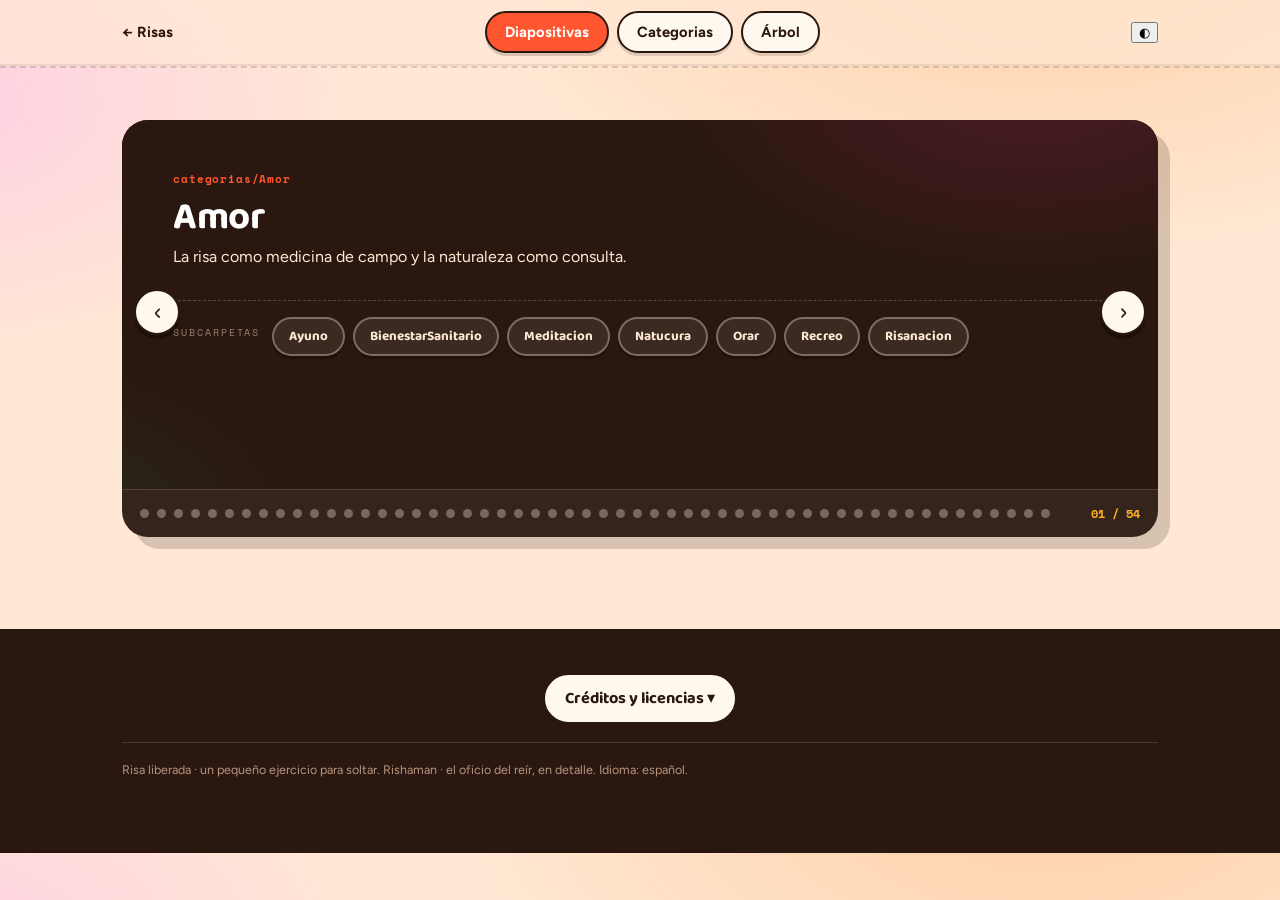
<file: rishaman/index.html>
<!DOCTYPE html>
<html lang="es">
<head>
<meta charset="utf-8">
<meta name="viewport" content="width=device-width, initial-scale=1">
<title>Rishaman · Tour extendido — Risa liberada</title>
<meta name="description" content="Rishaman, tour extendido: tres vistas del mismo árbol de categorias/ — una diapositiva por cada carpeta, navegación por categorías con parallax y el mapa general con la estructura de carpetas y subcarpetas.">
<link rel="icon" type="image/svg+xml" href="https://pub-e3cbc6c5f1c945358670af27745479f1.r2.dev/risa/media/logos/15-guino.svg">
<link rel="preconnect" href="https://fonts.googleapis.com">
<link rel="preconnect" href="https://fonts.gstatic.com" crossorigin>
<link href="https://fonts.googleapis.com/css2?family=Baloo+2:wght@500;600;700;800&family=Figtree:ital,wght@0,400;0,500;0,600;1,400&family=Space+Mono:wght@400;700&display=swap" rel="stylesheet">
<link rel="stylesheet" href="https://flove.org/apps/appy/flove.css">
<style>
/* ============ TOKENS ============ */
:root{
  --ink:#2a1810;
  --ink-soft:#000;
  --base:#ffe8d4;
  --base-2:#ffdcc0;
  --cream:#fff8ee;
  --persimmon:#ff5630;
  --marigold:#ffb020;
  --magenta:#f5288e;
  --grape:#5b2fa0;
  --mint:#12b28a;
  --shadow:rgba(58,26,10,.16);
  --r:22px;
  --maxw:1080px;
  --disp:'Baloo 2', system-ui, sans-serif;
  --body:'Figtree', system-ui, sans-serif;
  --mono:'Space Mono', ui-monospace, monospace;
}
:root.dark{
  --ink:#000;
  --ink-soft:#000;
  --shadow:rgba(58,26,10,.16);
}
*{box-sizing:border-box}
html{scroll-behavior:smooth}
body{
  margin:0; font-family:var(--body); color:var(--ink);
  background:var(--base);
  background-image:
    radial-gradient(1100px 600px at 82% -8%, #ffd0a6 0%, transparent 55%),
    radial-gradient(900px 520px at -6% 12%, #ffcfe4 0%, transparent 50%);
  line-height:1.55; overflow-x:hidden;
}
h1,h2,h3,h4{font-family:var(--disp); line-height:1.02; margin:0; letter-spacing:-.01em}
a{color:inherit}
img{max-width:100%; display:block}
.wrap{max-width:var(--maxw); margin:0 auto; padding:0 22px}
.eyebrow{font-family:var(--mono); font-size:.72rem; letter-spacing:.28em; text-transform:uppercase; color:var(--persimmon); font-weight:700}
:focus-visible{outline:3px solid var(--grape); outline-offset:3px; border-radius:8px}

/* ============ TOPBAR (igual que risa) ============ */
.topbar{position:sticky; top:0; z-index:40; backdrop-filter:blur(9px);
  background:rgba(255,232,212,.72); border-bottom:2px solid rgba(42,24,16,.08)}
.topbar .wrap{display:flex; align-items:center; gap:14px; height:64px}
.back{display:inline-flex; align-items:center; gap:6px; text-decoration:none; font-weight:700; font-size:.92rem;
  color:var(--ink); transition:color .12s}
.back:hover{color:var(--persimmon)}
.navlinks{display:flex; gap:8px; align-items:center; margin:0 auto}
@media(max-width:720px){
  .topbar .wrap{gap:8px; height:60px}
  .navlinks{gap:5px}
}
@media(max-width:520px){
  .topbar .wrap{gap:6px; padding:0 12px}
  .navlinks{gap:4px}
}

/* ============ SECCIÓN ============ */
.content-section{padding:52px 0; border-top:2px dashed rgba(42,24,16,.16)}
.section-head{max-width:64ch; margin-bottom:30px}
.section-head h2{font-size:clamp(1.7rem,4.5vw,2.6rem); margin:8px 0 10px}
.section-head p{color:var(--ink-soft); font-size:1.05rem; margin:0}

/* ============ TABS (CSS-only) ============ */
.tab-ctl{position:absolute; opacity:0; width:1px; height:1px; margin:0}
.tab-btn{display:inline-flex; align-items:center; font-family:var(--body); font-weight:700; font-size:.92rem; cursor:pointer; user-select:none;
  color:var(--ink); background:var(--cream); border:2px solid var(--ink); border-radius:999px; padding:8px 18px;
  box-shadow:0 3px 0 rgba(42,24,16,.14); transition:transform .12s, background .15s}
.tab-btn:hover{transform:translateY(-1px); color:var(--persimmon)}
body:has(#tab-full:checked) .navlinks .tab-btn[for="tab-full"],
body:has(#tab-cats:checked) .navlinks .tab-btn[for="tab-cats"],
body:has(#tab-map:checked) .navlinks .tab-btn[for="tab-map"]{background:var(--persimmon); color:#fff; box-shadow:0 3px 0 rgba(42,24,16,.18)}
body:has(#tab-full:focus-visible) .navlinks .tab-btn[for="tab-full"],
body:has(#tab-cats:focus-visible) .navlinks .tab-btn[for="tab-cats"],
body:has(#tab-map:focus-visible) .navlinks .tab-btn[for="tab-map"]{outline:3px solid var(--grape); outline-offset:3px}
.tab-panel{display:none}
#tab-full:checked ~ #panel-full{display:block}
#tab-cats:checked ~ #panel-cats{display:block}
#tab-map:checked ~ #panel-map{display:block}
.panel-note{font-size:.9rem; color:var(--ink-soft); margin:0 0 16px}
@media(max-width:720px){
  .tab-btn{padding:7px 13px; font-size:.8rem}
}
@media(max-width:520px){
  .tab-btn{padding:6px 9px; font-size:.7rem}
}

/* ============ SLIDER GENERAL · Full slides ============ */
.tour{background:var(--ink); border-radius:26px; overflow:hidden;
  box-shadow:12px 12px 0 rgba(42,24,16,.18); position:relative}
.tour-track{display:flex; transition:transform .5s cubic-bezier(.4,0,.2,1); will-change:transform}
.tour-track:focus-visible{outline:3px solid var(--marigold); outline-offset:-3px}
.tslide{min-width:100%; padding:clamp(26px,4vw,52px); display:flex; flex-direction:column;
  background:
    radial-gradient(600px 320px at 88% -10%, rgba(245,40,142,.16) 0%, transparent 60%),
    radial-gradient(500px 300px at -10% 110%, rgba(18,178,138,.12) 0%, transparent 55%),
    var(--ink); color:#ffe8d4}
.slide-head{margin-bottom:8px}
.tslide .spath{font-family:var(--mono); font-size:.66rem; letter-spacing:.08em; color:#ff5630; font-weight:700;
  margin:0 0 10px; overflow:hidden; text-overflow:ellipsis; white-space:nowrap}
.tslide h3{color:#fff; font-size:clamp(1.5rem,4vw,2.4rem); margin-bottom:8px}
.tslide .ttext{max-width:60ch; font-size:1rem; color:#ffe8d4; margin:0}

/* subcarpetas de la carpeta en diapositiva (saltan a su slide) */
.fsubs{display:flex; align-items:flex-start; gap:12px; flex-wrap:wrap; margin-top:22px;
  padding-top:16px; border-top:1px dashed rgba(255,232,212,.22)}
.fsubs-label{font-family:var(--mono); font-size:.6rem; letter-spacing:.2em; text-transform:uppercase;
  color:rgba(255,232,212,.5); margin:8px 0 0}
.fsubs-row{display:flex; flex-wrap:wrap; gap:8px}
.fsub.chip{background:rgba(255,255,255,.08); border-color:rgba(255,232,212,.35); color:#ffe8d4;
  box-shadow:0 3px 0 rgba(0,0,0,.3)}
.fsub.chip:hover{background:var(--marigold); color:var(--ink)}

/* controles del slider general */
.t-btn{border:none; cursor:pointer; font-family:var(--disp); line-height:1; border-radius:50%;
  display:grid; place-items:center; transition:transform .12s}
.t-prev,.t-next{position:absolute; top:46%; transform:translateY(-50%); z-index:5; width:46px; height:46px;
  font-size:1.6rem; border:2.5px solid var(--ink); background:var(--cream); color:var(--ink);
  box-shadow:0 4px 0 rgba(0,0,0,.35)}
.t-prev{left:12px} .t-next{right:12px}
.t-prev:hover,.t-next:hover{transform:translateY(-50%) scale(1.1); background:var(--marigold)}
.t-prev:active,.t-next:active{transform:translateY(-50%) scale(.92)}
.tour-bar{display:flex; align-items:center; gap:14px; flex-wrap:wrap; justify-content:space-between;
  padding:14px 18px; background:rgba(255,255,255,.05); border-top:1px solid rgba(255,232,212,.14)}
.t-dots{display:flex; gap:8px; flex-wrap:wrap; justify-content:center}
.t-dots button{width:9px; height:9px; padding:0; border:none; border-radius:50%; cursor:pointer;
  background:rgba(255,232,212,.35); transition:transform .15s, background .15s}
.t-dots button[aria-current="true"]{background:var(--marigold); transform:scale(1.5)}
.t-count{font-family:var(--mono); font-size:.78rem; font-weight:700; color:var(--marigold)}

/* ============ PER CATEGORIES · parallax ============ */
.cats{position:relative; overflow:hidden; padding:clamp(44px,7vw,88px) 0; border-top:2px dashed rgba(42,24,16,.16)}
.px{position:absolute; inset:-20% 0; z-index:0; pointer-events:none; will-change:transform}
.px-num{position:absolute; top:2%; right:-2%; font-family:var(--disp); font-weight:800; font-size:clamp(7rem,22vw,16rem);
  line-height:1; color:rgba(42,24,16,.05); -webkit-text-stroke:2px rgba(42,24,16,.14)}
.px-glow{position:absolute; width:430px; height:430px; border-radius:50%; filter:blur(10px); opacity:.4;
  background:radial-gradient(circle, var(--g, #ffb020) 0%, transparent 70%)}
.glow-a{--g:#ffb020; top:-6%; left:-8%}
.glow-b{--g:#12b28a; top:12%; right:-8%}
.glow-c{--g:#f5288e; top:-4%; left:30%}
.glow-d{--g:#5b2fa0; top:0%; right:-6%}
.glow-e{--g:#ff5630; bottom:-6%; left:-6%}
.glow-f{--g:#12b28a; top:-4%; right:24%}
.glow-g{--g:#5b2fa0; bottom:-8%; right:-4%}
.cat-in{position:relative; z-index:1}
.cat-head{max-width:56ch; margin-bottom:26px}
.cat-head h2{font-size:clamp(1.9rem,5vw,3rem); margin:8px 0 6px}
.cat-head .cint{color:var(--ink-soft); font-size:1.05rem; margin:0}
.cg{display:grid; grid-template-columns:repeat(auto-fill,minmax(250px,1fr)); gap:14px}
.ccard{background:var(--cream); border:2.5px solid var(--ink); border-radius:16px; padding:14px 16px;
  display:flex; flex-direction:column; gap:4px; box-shadow:0 3px 0 rgba(42,24,16,.12)}
.ccard h4{font-size:1.05rem}
.ccard .fpath{font-family:var(--mono); font-size:.6rem; letter-spacing:.05em; color:var(--ink-soft); opacity:.55;
  margin:0; overflow:hidden; text-overflow:ellipsis; white-space:nowrap}
.cdesc{font-size:.88rem; color:var(--ink-soft); margin:6px 0 0; line-height:1.5}
.ccard .fmeta{display:flex; align-items:center; gap:8px; flex-wrap:wrap; font-family:var(--mono); font-size:.68rem; margin-top:6px}
.fslide-ref{color:var(--persimmon); font-weight:700}
.fmedia{padding:2px 9px; border-radius:999px; font-weight:700}
.ccard .fmedia.has{background:rgba(18,178,138,.16); color:#0b7d5f}
.ccard .fmedia.audio{background:rgba(255,176,32,.24); color:#8a5a00}
.ccard .fmedia.photo{background:rgba(255,86,48,.18); color:#b53a18}
.ccard .fmedia.av{background:rgba(91,47,160,.16); color:#5b2fa0}
.ccard .fmedia.none{background:rgba(42,24,16,.1); color:rgba(42,24,16,.5)}
/* mini-pasador ‹ › para grupos de 1–2 subcarpetas */
.msub{display:flex; align-items:center; gap:10px; border-top:1px dashed rgba(42,24,16,.25); padding-top:8px;
  margin-top:10px; min-width:0}
.msub-track{display:flex; overflow:hidden; flex:1 1 auto; min-width:0; transition:transform .35s ease}
.msub-item{flex:0 0 100%; font-family:var(--mono); font-size:.68rem; font-weight:700; color:var(--persimmon);
  background:none; border:none; padding:0; text-align:left; cursor:pointer; white-space:nowrap;
  overflow:hidden; text-overflow:ellipsis}
.msub-item:hover{text-decoration:underline}
.msub-nav{display:flex; align-items:center; gap:6px}
.msub-btn{width:26px; height:26px; border-radius:50%; border:2px solid var(--ink); cursor:pointer;
  font-family:var(--disp); font-size:1rem; line-height:1; background:var(--cream); color:var(--ink);
  display:grid; place-items:center; transition:transform .12s}
.msub-btn:hover{background:var(--marigold); transform:scale(1.08)}
.msub-count{font-family:var(--mono); font-size:.62rem; color:var(--ink-soft); opacity:.6}
.msub.dark{border-color:rgba(255,232,212,.22)}
.msub.dark .msub-item{color:var(--marigold)}
.msub.dark .msub-count{color:rgba(255,232,212,.65)}
.msub.dark .msub-btn{border-color:rgba(255,232,212,.35); background:rgba(255,232,212,.12); color:#ffe8d4}
.msub.dark .msub-btn:hover{background:var(--marigold); color:var(--ink)}
.tslide .msub{margin-top:22px}
/* ramas con ≥3 subcarpetas: nivel anidado, fiel al mapa */
.cnest{list-style:none; margin:10px 0 0; padding:2px 0 2px 14px; border-left:2px dashed rgba(42,24,16,.25)}
.cnest-item{margin:8px 0}
.cnest-name{font-family:var(--disp); font-weight:700; font-size:.92rem; color:var(--ink); background:none;
  border:none; padding:0; cursor:pointer}
.cnest-name:hover{color:var(--persimmon)}
.cnest-desc{font-size:.8rem; color:var(--ink-soft); margin:2px 0 0; line-height:1.45}
.cnest-meta{font-family:var(--mono); font-size:.6rem; color:var(--ink-soft); opacity:.55; margin:2px 0 0}

/* ============ WHOLE MAP · árbol de carpetas ============ */
.mtree{display:grid; gap:18px}
.mcat{border:2.5px solid var(--ink); border-radius:20px; padding:16px 20px; background:var(--cream);
  box-shadow:0 5px 0 rgba(42,24,16,.12)}
.mcat h3{margin:0 0 10px; font-size:1.1rem}
.mnode{list-style:none; margin:6px 0 0; padding:2px 0 2px 20px; border-left:2px dashed rgba(42,24,16,.28)}
.mnode li{margin:6px 0}
.mrow{display:inline-block}

/* ============ chips (comunes) ============ */
.chip{position:relative; border:2.5px solid var(--ink); border-radius:999px; background:var(--base); color:var(--ink);
  font-family:var(--disp); font-weight:700; font-size:.84rem; padding:7px 15px; cursor:pointer;
  box-shadow:0 3px 0 rgba(42,24,16,.12); transition:transform .12s}
.chip:hover{transform:translateY(-2px); color:var(--persimmon)}

/* ============ FOOTER / CRÉDITOS ============ */
footer{background:var(--ink); color:#f2c9ad; padding:44px 0 60px; margin-top:40px}
footer p, footer li{font-size:.84rem; line-height:1.7}
.credits{columns:2; column-gap:34px; list-style:none; padding:0; margin:0 0 18px; font-family:var(--mono); font-size:.72rem}
.credits a{color:var(--marigold)}
@media(max-width:560px){.credits{columns:1}}
.credits-toggle{display:block; margin:0 auto 18px; border:2.5px solid var(--ink); border-radius:999px;
  background:var(--cream); color:var(--ink); font-family:var(--disp); font-weight:700; font-size:1.02rem;
  padding:10px 20px; cursor:pointer; box-shadow:0 4px 0 rgba(42,24,16,.16); transition:transform .12s}
.credits-toggle:hover{transform:translateY(-2px); background:var(--marigold)}
.credits-toggle .arrow{display:inline-block; transition:transform .18s}
.credits-toggle[aria-expanded="true"] .arrow{transform:rotate(180deg)}
.credits-body[hidden]{display:none}
.foot-note{font-size:.78rem; opacity:.7; border-top:1px solid rgba(255,232,212,.2); padding-top:16px}

/* ============ RESPONSIVE / REDUCED MOTION ============ */
@media(max-width:760px){
  .t-prev,.t-next{width:40px; height:40px}
}
@media (prefers-reduced-motion: reduce){
  html{scroll-behavior:auto}
  .tour-track,.msub-track{transition:none}
  .t-btn,.chip,.btn,.credits-toggle,.tab-btn,.msub-btn{transition:none}
  .px{transform:none !important}
}
</style>
</head>
<body>

<!-- ============ TOPBAR (igual que risa) ============ -->
<header class="topbar">
  <div class="wrap">
    <a class="back" href="../index.html" aria-label="Volver a Risa liberada">← Risas</a>
    <nav class="navlinks" aria-label="Vistas del tour">
      <label for="tab-full" class="tab-btn">Diapositivas</label>
      <label for="tab-cats" class="tab-btn">Categorias</label>
      <label for="tab-map" class="tab-btn">Árbol</label>
    </nav>
    <button class="theme-toggle" type="button" aria-label="Toggle light/dark theme">◐</button>
  </div>
</header>

<main id="top">

  <!-- ============ TOUR EXTENDIDO · tres vistas ============ -->
  <section class="content-section" id="tour">
    <div class="wrap">
      <div class="tabs">
        <input type="radio" name="view" id="tab-full" class="tab-ctl" checked>
        <input type="radio" name="view" id="tab-cats" class="tab-ctl">
        <input type="radio" name="view" id="tab-map" class="tab-ctl">

        <!-- ================= VISTA 1 · FULL SLIDES ================= -->
        <section class="tab-panel" id="panel-full" role="tabpanel" aria-label="Diapositivas">
          <div class="tour" role="region" aria-roledescription="carrusel" aria-label="Diapositivas: una diapositiva por carpeta">
            <div class="tour-track" id="tour-track" tabindex="0">

              <!-- ===== AMOR ===== -->
              <section class="tslide" aria-labelledby="sec-1">
                <div class="slide-head">
                  <p class="spath">categorias/Amor</p>
                  <h3 id="sec-1">Amor</h3>
                  <p class="ttext">La risa como medicina de campo y la naturaleza como consulta.</p>
                </div>
                <div class="fsubs">
                  <p class="fsubs-label">Subcarpetas</p>
                  <div class="fsubs-row">
                    <button type="button" class="chip fsub" data-s="2" title="categorias/Amor/Ayuno">Ayuno</button>
                    <button type="button" class="chip fsub" data-s="3" title="categorias/Amor/BienestarSanitario">BienestarSanitario</button>
                    <button type="button" class="chip fsub" data-s="4" title="categorias/Amor/Meditacion">Meditacion</button>
                    <button type="button" class="chip fsub" data-s="6" title="categorias/Amor/Natucura">Natucura</button>
                    <button type="button" class="chip fsub" data-s="8" title="categorias/Amor/Orar">Orar</button>
                    <button type="button" class="chip fsub" data-s="9" title="categorias/Amor/Recreo">Recreo</button>
                    <button type="button" class="chip fsub" data-s="10" title="categorias/Amor/Risanacion">Risanacion</button>
                  </div>
                </div>
              </section>

              <section class="tslide" aria-labelledby="sec-2">
                <div class="slide-head">
                  <p class="spath">categorias/Amor/Ayuno</p>
                  <h3 id="sec-2">Ayuno</h3>
                  <p class="ttext">Ayunar: otro camino hacia el mismo silencio.</p>
                </div>
              </section>

              <section class="tslide" aria-labelledby="sec-3">
                <div class="slide-head">
                  <p class="spath">categorias/Amor/BienestarSanitario</p>
                  <h3 id="sec-3">BienestarSanitario</h3>
                  <p class="ttext">El bienestar que se cuida.</p>
                </div>
              </section>

              <section class="tslide" aria-labelledby="sec-4">
                <div class="slide-head">
                  <p class="spath">categorias/Amor/Meditacion</p>
                  <h3 id="sec-4">Meditación</h3>
                  <p class="ttext">El silencio antes de la risa; estados donde la risa es solo la puerta.</p>
                </div>
                <div class="msub dark">
                  <div class="msub-track">
                    <button type="button" class="msub-item" data-s="5" title="categorias/Amor/Meditacion/Dmt">Dmt</button>
                  </div>
                  <div class="msub-nav">
                    <button type="button" class="msub-btn msub-prev" aria-label="Subcarpeta anterior">‹</button>
                    <span class="msub-count">1 / 1</span>
                    <button type="button" class="msub-btn msub-next" aria-label="Subcarpeta siguiente">›</button>
                  </div>
                </div>
              </section>

              <section class="tslide" aria-labelledby="sec-5">
                <div class="slide-head">
                  <p class="spath">categorias/Amor/Meditacion/Dmt</p>
                  <h3 id="sec-5">Dmt</h3>
                  <p class="ttext">El estado donde la risa es solo la puerta.</p>
                </div>
              </section>

              <section class="tslide" aria-labelledby="sec-6">
                <div class="slide-head">
                  <p class="spath">categorias/Amor/Natucura</p>
                  <h3 id="sec-6">Natucura</h3>
                  <p class="ttext">La naturaleza como consulta.</p>
                </div>
                <div class="msub dark">
                  <div class="msub-track">
                    <button type="button" class="msub-item" data-s="7" title="categorias/Amor/Natucura/Desnudos">Desnudos</button>
                  </div>
                  <div class="msub-nav">
                    <button type="button" class="msub-btn msub-prev" aria-label="Subcarpeta anterior">‹</button>
                    <span class="msub-count">1 / 1</span>
                    <button type="button" class="msub-btn msub-next" aria-label="Subcarpeta siguiente">›</button>
                  </div>
                </div>
              </section>

              <section class="tslide" aria-labelledby="sec-7">
                <div class="slide-head">
                  <p class="spath">categorias/Amor/Natucura/Desnudos</p>
                  <h3 id="sec-7">Desnudos</h3>
                  <p class="ttext">La desnudez frente a la naturaleza: sin nada entre el cuerpo y el aire.</p>
                </div>
              </section>

              <section class="tslide" aria-labelledby="sec-8">
                <div class="slide-head">
                  <p class="spath">categorias/Amor/Orar</p>
                  <h3 id="sec-8">Orar</h3>
                  <p class="ttext">Orar: otro camino hacia el mismo silencio.</p>
                </div>
              </section>

              <section class="tslide" aria-labelledby="sec-9">
                <div class="slide-head">
                  <p class="spath">categorias/Amor/Recreo</p>
                  <h3 id="sec-9">Recreo</h3>
                  <p class="ttext">Recreo: el juego que también descansa.</p>
                </div>
              </section>

              <section class="tslide" aria-labelledby="sec-10">
                <div class="slide-head">
                  <p class="spath">categorias/Amor/Risanacion</p>
                  <h3 id="sec-10">Risanación</h3>
                  <p class="ttext">Reír a propósito también remienda.</p>
                </div>
              </section>

              <!-- ===== CANTO ===== -->
              <section class="tslide" aria-labelledby="sec-11">
                <div class="slide-head">
                  <p class="spath">categorias/Canto</p>
                  <h3 id="sec-11">Canto</h3>
                  <p class="ttext">La hermana mayor de la risa: la voz que suena antes de la palabra.</p>
                </div>
                <div class="fsubs">
                  <p class="fsubs-label">Subcarpetas</p>
                  <div class="fsubs-row">
                    <button type="button" class="chip fsub" data-s="12" title="categorias/Canto/Baños">Baños</button>
                    <button type="button" class="chip fsub" data-s="13" title="categorias/Canto/Circulodeentonacion">Circulodeentonacion</button>
                    <button type="button" class="chip fsub" data-s="14" title="categorias/Canto/Gutural">Gutural</button>
                    <button type="button" class="chip fsub" data-s="15" title="categorias/Canto/Harmonico">Harmonico</button>
                    <button type="button" class="chip fsub" data-s="16" title="categorias/Canto/Mixes">Mixes</button>
                  </div>
                </div>
              </section>

              <section class="tslide" aria-labelledby="sec-12">
                <div class="slide-head">
                  <p class="spath">categorias/Canto/Baños</p>
                  <h3 id="sec-12">Baños</h3>
                  <p class="ttext">Sumergirse en el sonido de otros.</p>
                </div>
              </section>

              <section class="tslide" aria-labelledby="sec-13">
                <div class="slide-head">
                  <p class="spath">categorias/Canto/Circulodeentonacion</p>
                  <h3 id="sec-13">Circulodeentonacion</h3>
                  <p class="ttext">La ronda que comparte el sonido.</p>
                </div>
              </section>

              <section class="tslide" aria-labelledby="sec-14">
                <div class="slide-head">
                  <p class="spath">categorias/Canto/Gutural</p>
                  <h3 id="sec-14">Gutural</h3>
                  <p class="ttext">La voz de raíz: grave, cruda, sin filtro. La hermana mayor de la risa.</p>
                </div>
              </section>

              <section class="tslide" aria-labelledby="sec-15">
                <div class="slide-head">
                  <p class="spath">categorias/Canto/Harmonico</p>
                  <h3 id="sec-15">Harmonico</h3>
                  <p class="ttext">Dos notas con una garganta: el canto armónico.</p>
                </div>
              </section>

              <section class="tslide" aria-labelledby="sec-16">
                <div class="slide-head">
                  <p class="spath">categorias/Canto/Mixes</p>
                  <h3 id="sec-16">Mixes</h3>
                  <p class="ttext">Las mezclas donde la risa entra sola.</p>
                </div>
              </section>

              <!-- ===== ETC ===== -->
              <section class="tslide" aria-labelledby="sec-17">
                <div class="slide-head">
                  <p class="spath">categorias/Etc</p>
                  <h3 id="sec-17">Etc</h3>
                  <p class="ttext">Lo que no cabe en otra rama: la miscelánea que también es tribu.</p>
                </div>
                <div class="fsubs">
                  <p class="fsubs-label">Subcarpetas</p>
                  <div class="fsubs-row">
                    <button type="button" class="chip fsub" data-s="18" title="categorias/Etc/Amuletos">Amuletos</button>
                    <button type="button" class="chip fsub" data-s="19" title="categorias/Etc/Danzárbol">Danzárbol</button>
                    <button type="button" class="chip fsub" data-s="20" title="categorias/Etc/MasajeBolas">MasajeBolas</button>
                  </div>
                </div>
              </section>

              <section class="tslide" aria-labelledby="sec-18">
                <div class="slide-head">
                  <p class="spath">categorias/Etc/Amuletos</p>
                  <h3 id="sec-18">Amuletos</h3>
                  <p class="ttext">Amuletos que guardan el gesto.</p>
                </div>
              </section>

              <section class="tslide" aria-labelledby="sec-19">
                <div class="slide-head">
                  <p class="spath">categorias/Etc/Danzárbol</p>
                  <h3 id="sec-19">Danzárbol</h3>
                  <p class="ttext">Bailar como árbol, con raíces y ramas.</p>
                </div>
              </section>

              <section class="tslide" aria-labelledby="sec-20">
                <div class="slide-head">
                  <p class="spath">categorias/Etc/MasajeBolas</p>
                  <h3 id="sec-20">MasajeBolas</h3>
                  <p class="ttext">Masaje con bolas que suelta los nudos.</p>
                </div>
              </section>

              <!-- ===== IMAGEN ===== -->
              <section class="tslide" aria-labelledby="sec-21">
                <div class="slide-head">
                  <p class="spath">categorias/Imagen</p>
                  <h3 id="sec-21">Imagen</h3>
                  <p class="ttext">El arte que se ve: la paciencia de una imagen.</p>
                </div>
                <div class="fsubs">
                  <p class="fsubs-label">Subcarpetas</p>
                  <div class="fsubs-row">
                    <button type="button" class="chip fsub" data-s="22" title="categorias/Imagen/Etc">Etc</button>
                    <button type="button" class="chip fsub" data-s="23" title="categorias/Imagen/NaturArt">NaturArt</button>
                    <button type="button" class="chip fsub" data-s="24" title="categorias/Imagen/Stone balancing">Stone balancing</button>
                    <button type="button" class="chip fsub" data-s="25" title="categorias/Imagen/Transfigurarte">Transfigurarte</button>
                  </div>
                </div>
              </section>

              <section class="tslide" aria-labelledby="sec-22">
                <div class="slide-head">
                  <p class="spath">categorias/Imagen/Etc</p>
                  <h3 id="sec-22">Etc · la imagen</h3>
                  <p class="ttext">Miscelánea de imagen; pendiente de definir.</p>
                </div>
              </section>

              <section class="tslide" aria-labelledby="sec-23">
                <div class="slide-head">
                  <p class="spath">categorias/Imagen/NaturArt</p>
                  <h3 id="sec-23">NaturArt</h3>
                  <p class="ttext">Arte que nace del paisaje.</p>
                </div>
              </section>

              <section class="tslide" aria-labelledby="sec-24">
                <div class="slide-head">
                  <p class="spath">categorias/Imagen/Stone balancing</p>
                  <h3 id="sec-24">Stone balancing</h3>
                  <p class="ttext">Piedras que se apilan en silencio.</p>
                </div>
              </section>

              <section class="tslide" aria-labelledby="sec-25">
                <div class="slide-head">
                  <p class="spath">categorias/Imagen/Transfigurarte</p>
                  <h3 id="sec-25">Transfigurarte</h3>
                  <p class="ttext">Retratos: el gesto que se transfigura en risa.</p>
                </div>
              </section>

              <!-- ===== PAISAJES ===== -->
              <section class="tslide" aria-labelledby="sec-26">
                <div class="slide-head">
                  <p class="spath">categorias/Paisajes</p>
                  <h3 id="sec-26">Paisajes</h3>
                  <p class="ttext">El origen al aire libre: el paisaje como primera mesa de trabajo.</p>
                </div>
              </section>

              <!-- ===== RISA ===== -->
              <section class="tslide" aria-labelledby="sec-27">
                <div class="slide-head">
                  <p class="spath">categorias/Risa</p>
                  <h3 id="sec-27">Risa</h3>
                  <p class="ttext">Las técnicas del reír a propósito: del gesto pequeño al cuerpo entero.</p>
                </div>
                <div class="fsubs">
                  <p class="fsubs-label">Subcarpetas</p>
                  <div class="fsubs-row">
                    <button type="button" class="chip fsub" data-s="28" title="categorias/Risa/Chistes">Chistes</button>
                    <button type="button" class="chip fsub" data-s="29" title="categorias/Risa/Despertardelarisa">Despertardelarisa</button>
                    <button type="button" class="chip fsub" data-s="30" title="categorias/Risa/Etc">Etc</button>
                    <button type="button" class="chip fsub" data-s="31" title="categorias/Risa/Karateka">Karateka</button>
                    <button type="button" class="chip fsub" data-s="32" title="categorias/Risa/MotoDeLaRisa">MotoDeLaRisa</button>
                    <button type="button" class="chip fsub" data-s="33" title="categorias/Risa/Pianodelarisa">Pianodelarisa</button>
                    <button type="button" class="chip fsub" data-s="34" title="categorias/Risa/Rieset">Rieset</button>
                    <button type="button" class="chip fsub" data-s="35" title="categorias/Risa/Riespira">Riespira</button>
                    <button type="button" class="chip fsub" data-s="38" title="categorias/Risa/Rievolución">Rievolución</button>
                    <button type="button" class="chip fsub" data-s="40" title="categorias/Risa/RisaLab">RisaLab</button>
                    <button type="button" class="chip fsub" data-s="41" title="categorias/Risa/RisaMusic">RisaMusic</button>
                    <button type="button" class="chip fsub" data-s="42" title="categorias/Risa/RisArt">RisArt</button>
                    <button type="button" class="chip fsub" data-s="43" title="categorias/Risa/Risodelia">Risodelia</button>
                    <button type="button" class="chip fsub" data-s="44" title="categorias/Risa/Risodrama">Risodrama</button>
                    <button type="button" class="chip fsub" data-s="46" title="categorias/Risa/Risodromo">Risodromo</button>
                    <button type="button" class="chip fsub" data-s="48" title="categorias/Risa/Risoenergetica">Risoenergetica</button>
                  </div>
                </div>
              </section>

              <section class="tslide" aria-labelledby="sec-28">
                <div class="slide-head">
                  <p class="spath">categorias/Risa/Chistes</p>
                  <h3 id="sec-28">Chistes</h3>
                  <p class="ttext">El repertorio del chiste.</p>
                </div>
              </section>

              <section class="tslide" aria-labelledby="sec-29">
                <div class="slide-head">
                  <p class="spath">categorias/Risa/Despertardelarisa</p>
                  <h3 id="sec-29">Despertardelarisa</h3>
                  <p class="ttext">El primer estallido tras la práctica: la risa que despierta sola.</p>
                </div>
              </section>

              <section class="tslide" aria-labelledby="sec-30">
                <div class="slide-head">
                  <p class="spath">categorias/Risa/Etc</p>
                  <h3 id="sec-30">Etc · la risa</h3>
                  <p class="ttext">Miscelánea de la risa; pendiente de definir.</p>
                </div>
              </section>

              <section class="tslide" aria-labelledby="sec-31">
                <div class="slide-head">
                  <p class="spath">categorias/Risa/Karateka</p>
                  <h3 id="sec-31">Karateka</h3>
                  <p class="ttext">La risa que se vuelve cuerpo: el karateka como vehículo del gesto.</p>
                </div>
              </section>

              <section class="tslide" aria-labelledby="sec-32">
                <div class="slide-head">
                  <p class="spath">categorias/Risa/MotoDeLaRisa</p>
                  <h3 id="sec-32">MotoDeLaRisa</h3>
                  <p class="ttext">La risa que se vuelve cuerpo: la moto como vehículo del gesto.</p>
                </div>
              </section>

              <section class="tslide" aria-labelledby="sec-33">
                <div class="slide-head">
                  <p class="spath">categorias/Risa/Pianodelarisa</p>
                  <h3 id="sec-33">Pianodelarisa</h3>
                  <p class="ttext">El piano donde la risa se toca en vivo.</p>
                </div>
              </section>

              <section class="tslide" aria-labelledby="sec-34">
                <div class="slide-head">
                  <p class="spath">categorias/Risa/Rieset</p>
                  <h3 id="sec-34">Rieset</h3>
                  <p class="ttext">El «chiste-risa»: el eslabón final de Risodelia («hasta el rieset»).</p>
                </div>
              </section>

              <section class="tslide" aria-labelledby="sec-35">
                <div class="slide-head">
                  <p class="spath">categorias/Risa/Riespira</p>
                  <h3 id="sec-35">Riespira</h3>
                  <p class="ttext">La risa unida a la respiración: sacudir el diafragma y afinar el aire antes del estallido.</p>
                </div>
                <div class="msub dark">
                  <div class="msub-track">
                    <button type="button" class="msub-item" data-s="36" title="categorias/Risa/Riespira/Riesacudidas">Riesacudidas</button>
                    <button type="button" class="msub-item" data-s="37" title="categorias/Risa/Riespira/Seseo">Seseo</button>
                  </div>
                  <div class="msub-nav">
                    <button type="button" class="msub-btn msub-prev" aria-label="Subcarpeta anterior">‹</button>
                    <span class="msub-count">1 / 2</span>
                    <button type="button" class="msub-btn msub-next" aria-label="Subcarpeta siguiente">›</button>
                  </div>
                </div>
              </section>

              <section class="tslide" aria-labelledby="sec-36">
                <div class="slide-head">
                  <p class="spath">categorias/Risa/Riespira/Riesacudidas</p>
                  <h3 id="sec-36">Riesacudidas</h3>
                  <p class="ttext">Sacudir el diafragma: risas que llegan al cuerpo en oleadas.</p>
                </div>
              </section>

              <section class="tslide" aria-labelledby="sec-37">
                <div class="slide-head">
                  <p class="spath">categorias/Risa/Riespira/Seseo</p>
                  <h3 id="sec-37">Seseo</h3>
                  <p class="ttext">El seseo que ríe: afinar el aire antes del estallido.</p>
                </div>
              </section>

              <section class="tslide" aria-labelledby="sec-38">
                <div class="slide-head">
                  <p class="spath">categorias/Risa/Rievolución</p>
                  <h3 id="sec-38">Rievolución</h3>
                  <p class="ttext">La risa como herramienta fácil y potente: convertir el gesto en gesta.</p>
                </div>
                <div class="msub dark">
                  <div class="msub-track">
                    <button type="button" class="msub-item" data-s="39" title="categorias/Risa/Rievolución/Sonreiresgratis">Sonreiresgratis</button>
                  </div>
                  <div class="msub-nav">
                    <button type="button" class="msub-btn msub-prev" aria-label="Subcarpeta anterior">‹</button>
                    <span class="msub-count">1 / 1</span>
                    <button type="button" class="msub-btn msub-next" aria-label="Subcarpeta siguiente">›</button>
                  </div>
                </div>
              </section>

              <section class="tslide" aria-labelledby="sec-39">
                <div class="slide-head">
                  <p class="spath">categorias/Risa/Rievolución/Sonreiresgratis</p>
                  <h3 id="sec-39">Sonreiresgratis</h3>
                  <p class="ttext">El gesto mínimo: sonreír no cuesta nada.</p>
                </div>
              </section>

              <section class="tslide" aria-labelledby="sec-40">
                <div class="slide-head">
                  <p class="spath">categorias/Risa/RisaLab</p>
                  <h3 id="sec-40">RisaLab</h3>
                  <p class="ttext">La risa bajo lupa: qué dispara, qué se contagia, qué se mide.</p>
                </div>
              </section>

              <section class="tslide" aria-labelledby="sec-41">
                <div class="slide-head">
                  <p class="spath">categorias/Risa/RisaMusic</p>
                  <h3 id="sec-41">RisaMusic</h3>
                  <p class="ttext">La música de la risa: composición y paisajes sonoros.</p>
                </div>
              </section>

              <section class="tslide" aria-labelledby="sec-42">
                <div class="slide-head">
                  <p class="spath">categorias/Risa/RisArt</p>
                  <h3 id="sec-42">RisArt</h3>
                  <p class="ttext">El bioart sonoro: la risa esculpida, compuesta, tocada con teclas.</p>
                </div>
              </section>

              <section class="tslide" aria-labelledby="sec-43">
                <div class="slide-head">
                  <p class="spath">categorias/Risa/Risodelia</p>
                  <h3 id="sec-43">Risodelia</h3>
                  <p class="ttext">Delia ríe despacio, como se saborea: la locura apaciguada con la risa.</p>
                </div>
              </section>

              <section class="tslide" aria-labelledby="sec-44">
                <div class="slide-head">
                  <p class="spath">categorias/Risa/Risodrama</p>
                  <h3 id="sec-44">Risodrama</h3>
                  <p class="ttext">Teatro sin guion: el papel de reír hasta que el papel se vuelve cierto.</p>
                </div>
                <div class="msub dark">
                  <div class="msub-track">
                    <button type="button" class="msub-item" data-s="45" title="categorias/Risa/Risodrama/Monstra">Monstra</button>
                  </div>
                  <div class="msub-nav">
                    <button type="button" class="msub-btn msub-prev" aria-label="Subcarpeta anterior">‹</button>
                    <span class="msub-count">1 / 1</span>
                    <button type="button" class="msub-btn msub-next" aria-label="Subcarpeta siguiente">›</button>
                  </div>
                </div>
              </section>

              <section class="tslide" aria-labelledby="sec-45">
                <div class="slide-head">
                  <p class="spath">categorias/Risa/Risodrama/Monstra</p>
                  <h3 id="sec-45">Monstra</h3>
                  <p class="ttext">El teatro del monstruo: reír el personaje.</p>
                </div>
              </section>

              <section class="tslide" aria-labelledby="sec-46">
                <div class="slide-head">
                  <p class="spath">categorias/Risa/Risodromo</p>
                  <h3 id="sec-46">Risodromo</h3>
                  <p class="ttext">La pista donde se lanzan los disparos de risa: ráfagas cortas, mecánicas, contagiosas.</p>
                </div>
                <div class="msub dark">
                  <div class="msub-track">
                    <button type="button" class="msub-item" data-s="47" title="categorias/Risa/Risodromo/Disparosdelarisa">Disparosdelarisa</button>
                  </div>
                  <div class="msub-nav">
                    <button type="button" class="msub-btn msub-prev" aria-label="Subcarpeta anterior">‹</button>
                    <span class="msub-count">1 / 1</span>
                    <button type="button" class="msub-btn msub-next" aria-label="Subcarpeta siguiente">›</button>
                  </div>
                </div>
              </section>

              <section class="tslide" aria-labelledby="sec-47">
                <div class="slide-head">
                  <p class="spath">categorias/Risa/Risodromo/Disparosdelarisa</p>
                  <h3 id="sec-47">Disparosdelarisa</h3>
                  <p class="ttext">Ráfagas cortas, mecánicas, contagiosas.</p>
                </div>
              </section>

              <section class="tslide" aria-labelledby="sec-48">
                <div class="slide-head">
                  <p class="spath">categorias/Risa/Risoenergetica</p>
                  <h3 id="sec-48">Risoenergetica</h3>
                  <p class="ttext">El cuerpo que ríe que también se enciende; el despertar de la risa.</p>
                </div>
              </section>

              <!-- ===== SOBRE MI ===== -->
              <section class="tslide" aria-labelledby="sec-49">
                <div class="slide-head">
                  <p class="spath">categorias/Sobre mi</p>
                  <h3 id="sec-49">Sobre mi</h3>
                  <p class="ttext">Quién es Rishaman y con quién se sienta a la mesa.</p>
                </div>
                <div class="msub dark">
                  <div class="msub-track">
                    <button type="button" class="msub-item" data-s="50" title="categorias/Sobre mi/Personajes">Personajes</button>
                  </div>
                  <div class="msub-nav">
                    <button type="button" class="msub-btn msub-prev" aria-label="Subcarpeta anterior">‹</button>
                    <span class="msub-count">1 / 1</span>
                    <button type="button" class="msub-btn msub-next" aria-label="Subcarpeta siguiente">›</button>
                  </div>
                </div>
              </section>

              <section class="tslide" aria-labelledby="sec-50">
                <div class="slide-head">
                  <p class="spath">categorias/Sobre mi/Personajes</p>
                  <h3 id="sec-50">Personajes</h3>
                  <p class="ttext">Los personajes de la familia: quien sostiene el grito y quien sostiene el chiste.</p>
                </div>
                <div class="fsubs">
                  <p class="fsubs-label">Subcarpetas</p>
                  <div class="fsubs-row">
                    <button type="button" class="chip fsub" data-s="51" title="categorias/Sobre mi/Personajes/ArmandoGuasa">ArmandoGuasa</button>
                    <button type="button" class="chip fsub" data-s="52" title="categorias/Sobre mi/Personajes/Etc">Etc</button>
                    <button type="button" class="chip fsub" data-s="53" title="categorias/Sobre mi/Personajes/Rishaman">Rishaman</button>
                    <button type="button" class="chip fsub" data-s="54" title="categorias/Sobre mi/Personajes/SpiritPunk">SpiritPunk</button>
                  </div>
                </div>
              </section>

              <section class="tslide" aria-labelledby="sec-51">
                <div class="slide-head">
                  <p class="spath">categorias/Sobre mi/Personajes/ArmandoGuasa</p>
                  <h3 id="sec-51">ArmandoGuasa</h3>
                  <p class="ttext">Sostiene el chiste.</p>
                </div>
              </section>

              <section class="tslide" aria-labelledby="sec-52">
                <div class="slide-head">
                  <p class="spath">categorias/Sobre mi/Personajes/Etc</p>
                  <h3 id="sec-52">Etc · personajes</h3>
                  <p class="ttext">Personajes varios de la familia; pendiente de definir.</p>
                </div>
              </section>

              <section class="tslide" aria-labelledby="sec-53">
                <div class="slide-head">
                  <p class="spath">categorias/Sobre mi/Personajes/Rishaman</p>
                  <h3 id="sec-53">Rishaman</h3>
                  <p class="ttext">El personaje central: el hombre que hace una vida de la risa.</p>
                </div>
              </section>

              <section class="tslide" aria-labelledby="sec-54">
                <div class="slide-head">
                  <p class="spath">categorias/Sobre mi/Personajes/SpiritPunk</p>
                  <h3 id="sec-54">SpiritPunk</h3>
                  <p class="ttext">Sostiene el grito.</p>
                </div>
              </section>

            </div>

            <button class="t-btn t-prev" id="t-prev" type="button" aria-label="Sección anterior">‹</button>
            <button class="t-btn t-next" id="t-next" type="button" aria-label="Sección siguiente">›</button>

            <div class="tour-bar">
              <div class="t-dots" id="t-dots"></div>
              <span class="t-count" id="t-count" aria-live="polite">01 / 54</span>
            </div>
          </div>
        </section>

        <!-- ================= VISTA 2 · PER CATEGORIES ================= -->
        <section class="tab-panel" id="panel-cats" role="tabpanel" aria-label="Categorias">
          <p class="panel-note">Desplázate hacia abajo: una categoría tras otra, fiel a la estructura de carpetas y subcarpetas — nivel anidado en las ramas pobladas, mini-pasador ‹ › en las de una o dos. «diapositiva N» = su lugar en el tour de 19 de <a href="rishaman.html">rishaman.html</a>.</p>

          <!-- Categoría 01 · Sobre mi -->
          <section class="cats" id="cat-sobremi">
            <div class="px" aria-hidden="true">
              <span class="px-num">01</span>
              <span class="px-glow glow-a"></span>
            </div>
            <div class="wrap cat-in">
              <div class="cat-head">
                <p class="eyebrow">Categoría 01</p>
                <h2>Sobre mi</h2>
                <p class="cint">Quién es Rishaman y con quién se sienta a la mesa.</p>
              </div>
              <div class="cg">
                <article class="ccard">
                  <h4>Personajes</h4>
                  <p class="fpath">categorias/Sobre mi/Personajes</p>
                  <p class="cdesc">Los personajes de la familia: quien sostiene el grito y quien sostiene el chiste.</p>
                  <div class="fmeta"><span class="fmedia none">—</span></div>
                  <ul class="cnest">
                    <li class="cnest-item">
                      <button type="button" class="cnest-name" data-s="53">Rishaman</button>
                      <p class="cnest-desc">El personaje central: el hombre que hace una vida de la risa. Retrato/avatar de la portada.</p>
                      <p class="cnest-meta">diapositiva 1 · 📷 reservado</p>
                    </li>
                    <li class="cnest-item">
                      <button type="button" class="cnest-name" data-s="54">SpiritPunk</button>
                      <p class="cnest-desc">Sostiene el grito.</p>
                      <p class="cnest-meta">diapositiva 19 · 📷 reservado</p>
                    </li>
                    <li class="cnest-item">
                      <button type="button" class="cnest-name" data-s="51">ArmandoGuasa</button>
                      <p class="cnest-desc">Sostiene el chiste.</p>
                      <p class="cnest-meta">diapositiva 19 · 📷 reservado</p>
                    </li>
                    <li class="cnest-item">
                      <button type="button" class="cnest-name" data-s="52">Etc</button>
                      <p class="cnest-desc">Personajes varios de la familia; pendiente de definir.</p>
                      <p class="cnest-meta">sin diapositiva aún</p>
                    </li>
                  </ul>
                </article>
              </div>
            </div>
          </section>

          <!-- Categoría 02 · Paisajes -->
          <section class="cats" id="cat-paisajes">
            <div class="px" aria-hidden="true">
              <span class="px-num">02</span>
              <span class="px-glow glow-b"></span>
            </div>
            <div class="wrap cat-in">
              <div class="cat-head">
                <p class="eyebrow">Categoría 02</p>
                <h2>Paisajes</h2>
                <p class="cint">El origen al aire libre: el paisaje como primera mesa de trabajo.</p>
              </div>
              <div class="cg">
                <article class="ccard">
                  <h4>Paisajes</h4>
                  <p class="fpath">categorias/Paisajes</p>
                  <p class="cdesc">El paisaje como primera mesa de trabajo; la foto existente sirve de fondo a NaturArt.</p>
                  <div class="fmeta"><span class="fslide-ref">diapositivas 3 · 15</span><span class="fmedia has">✅ foto</span></div>
                </article>
              </div>
            </div>
          </section>

          <!-- Categoría 03 · Risa -->
          <section class="cats" id="cat-risa">
            <div class="px" aria-hidden="true">
              <span class="px-num">03</span>
              <span class="px-glow glow-c"></span>
            </div>
            <div class="wrap cat-in">
              <div class="cat-head">
                <p class="eyebrow">Categoría 03</p>
                <h2>Risa</h2>
                <p class="cint">Las técnicas del reír a propósito: del gesto pequeño al cuerpo entero.</p>
              </div>
              <div class="cg">
                <article class="ccard">
                  <h4>Chistes</h4>
                  <p class="fpath">categorias/Risa/Chistes</p>
                  <p class="cdesc">El repertorio del chiste.</p>
                  <div class="fmeta"><span class="fmedia none">sin diapositiva aún</span></div>
                </article>
                <article class="ccard">
                  <h4>Despertardelarisa</h4>
                  <p class="fpath">categorias/Risa/Despertardelarisa</p>
                  <p class="cdesc">El primer estallido tras la práctica: la risa que despierta sola.</p>
                  <div class="fmeta"><span class="fslide-ref">diapositiva 10</span><span class="fmedia photo">📷 reservado</span></div>
                </article>
                <article class="ccard">
                  <h4>Etc · la risa</h4>
                  <p class="fpath">categorias/Risa/Etc</p>
                  <p class="cdesc">Miscelánea de la risa; pendiente de definir.</p>
                  <div class="fmeta"><span class="fmedia none">—</span></div>
                </article>
                <article class="ccard">
                  <h4>Karateka</h4>
                  <p class="fpath">categorias/Risa/Karateka</p>
                  <p class="cdesc">La risa que se vuelve cuerpo: el karateka como vehículo del gesto.</p>
                  <div class="fmeta"><span class="fslide-ref">diapositiva 10</span><span class="fmedia photo">📷 reservado</span></div>
                </article>
                <article class="ccard">
                  <h4>MotoDeLaRisa</h4>
                  <p class="fpath">categorias/Risa/MotoDeLaRisa</p>
                  <p class="cdesc">La risa que se vuelve cuerpo: la moto como vehículo del gesto.</p>
                  <div class="fmeta"><span class="fslide-ref">diapositiva 10</span><span class="fmedia photo">📷 reservado</span></div>
                </article>
                <article class="ccard">
                  <h4>Pianodelarisa</h4>
                  <p class="fpath">categorias/Risa/Pianodelarisa</p>
                  <p class="cdesc">El piano donde la risa se toca en vivo.</p>
                  <div class="fmeta"><span class="fslide-ref">diapositiva 14</span><span class="fmedia audio">🎵 reservado</span></div>
                </article>
                <article class="ccard">
                  <h4>Rieset</h4>
                  <p class="fpath">categorias/Risa/Rieset</p>
                  <p class="cdesc">El «chiste-risa»: el eslabón final de Risodelia («hasta el rieset»).</p>
                  <div class="fmeta"><span class="fmedia none">sin diapositiva aún</span></div>
                </article>
                <article class="ccard">
                  <h4>Riespira</h4>
                  <p class="fpath">categorias/Risa/Riespira</p>
                  <p class="cdesc">La risa unida a la respiración: sacudir el diafragma y afinar el aire antes del estallido.</p>
                  <div class="fmeta"><span class="fslide-ref">diapositiva 6</span><span class="fmedia audio">🎵 reservado</span></div>
                  <div class="msub">
                    <div class="msub-track">
                      <button type="button" class="msub-item" data-s="36" title="categorias/Risa/Riespira/Riesacudidas">Riesacudidas</button>
                      <button type="button" class="msub-item" data-s="37" title="categorias/Risa/Riespira/Seseo">Seseo</button>
                    </div>
                    <div class="msub-nav">
                      <button type="button" class="msub-btn msub-prev" aria-label="Subcarpeta anterior">‹</button>
                      <span class="msub-count">1 / 2</span>
                      <button type="button" class="msub-btn msub-next" aria-label="Subcarpeta siguiente">›</button>
                    </div>
                  </div>
                </article>
                <article class="ccard">
                  <h4>Rievolución</h4>
                  <p class="fpath">categorias/Risa/Rievolución</p>
                  <p class="cdesc">La risa como herramienta fácil y potente: convertir el gesto en gesta.</p>
                  <div class="fmeta"><span class="fslide-ref">diapositiva 4</span><span class="fmedia av">📷/🎵 reservado</span></div>
                  <div class="msub">
                    <div class="msub-track">
                      <button type="button" class="msub-item" data-s="39" title="categorias/Risa/Rievolución/Sonreiresgratis">Sonreiresgratis</button>
                    </div>
                    <div class="msub-nav">
                      <button type="button" class="msub-btn msub-prev" aria-label="Subcarpeta anterior">‹</button>
                      <span class="msub-count">1 / 1</span>
                      <button type="button" class="msub-btn msub-next" aria-label="Subcarpeta siguiente">›</button>
                    </div>
                  </div>
                </article>
                <article class="ccard">
                  <h4>RisaLab</h4>
                  <p class="fpath">categorias/Risa/RisaLab</p>
                  <p class="cdesc">La risa bajo lupa: qué dispara, qué se contagia, qué se mide.</p>
                  <div class="fmeta"><span class="fslide-ref">diapositiva 9</span><span class="fmedia av">📷/🎬 reservado</span></div>
                </article>
                <article class="ccard">
                  <h4>RisaMusic</h4>
                  <p class="fpath">categorias/Risa/RisaMusic</p>
                  <p class="cdesc">La música de la risa: composición y paisajes sonoros.</p>
                  <div class="fmeta"><span class="fslide-ref">diapositiva 14</span><span class="fmedia audio">🎵 reservado</span></div>
                </article>
                <article class="ccard">
                  <h4>RisArt</h4>
                  <p class="fpath">categorias/Risa/RisArt</p>
                  <p class="cdesc">El bioart sonoro: la risa esculpida, compuesta, tocada con teclas.</p>
                  <div class="fmeta"><span class="fslide-ref">diapositiva 14</span><span class="fmedia av">📷/🎵 reservado</span></div>
                </article>
                <article class="ccard">
                  <h4>Risodelia</h4>
                  <p class="fpath">categorias/Risa/Risodelia</p>
                  <p class="cdesc">Delia ríe despacio, como se saborea: la locura apaciguada con la risa.</p>
                  <div class="fmeta"><span class="fslide-ref">diapositiva 8</span><span class="fmedia has">✅ foto</span></div>
                </article>
                <article class="ccard">
                  <h4>Risodrama</h4>
                  <p class="fpath">categorias/Risa/Risodrama</p>
                  <p class="cdesc">Teatro sin guion: el papel de reír hasta que el papel se vuelve cierto.</p>
                  <div class="fmeta"><span class="fslide-ref">diapositiva 7</span><span class="fmedia av">📷/🎬 reservado</span></div>
                  <div class="msub">
                    <div class="msub-track">
                      <button type="button" class="msub-item" data-s="45" title="categorias/Risa/Risodrama/Monstra">Monstra</button>
                    </div>
                    <div class="msub-nav">
                      <button type="button" class="msub-btn msub-prev" aria-label="Subcarpeta anterior">‹</button>
                      <span class="msub-count">1 / 1</span>
                      <button type="button" class="msub-btn msub-next" aria-label="Subcarpeta siguiente">›</button>
                    </div>
                  </div>
                </article>
                <article class="ccard">
                  <h4>Risodromo</h4>
                  <p class="fpath">categorias/Risa/Risodromo</p>
                  <p class="cdesc">La pista donde se lanzan los disparos de risa: ráfagas cortas, mecánicas, contagiosas.</p>
                  <div class="fmeta"><span class="fslide-ref">diapositiva 5</span><span class="fmedia av">🎬/🎵 reservado</span></div>
                  <div class="msub">
                    <div class="msub-track">
                      <button type="button" class="msub-item" data-s="47" title="categorias/Risa/Risodromo/Disparosdelarisa">Disparosdelarisa</button>
                    </div>
                    <div class="msub-nav">
                      <button type="button" class="msub-btn msub-prev" aria-label="Subcarpeta anterior">‹</button>
                      <span class="msub-count">1 / 1</span>
                      <button type="button" class="msub-btn msub-next" aria-label="Subcarpeta siguiente">›</button>
                    </div>
                  </div>
                </article>
                <article class="ccard">
                  <h4>Risoenergética</h4>
                  <p class="fpath">categorias/Risa/Risoenergetica</p>
                  <p class="cdesc">El cuerpo que ríe que también se enciende; el despertar de la risa.</p>
                  <div class="fmeta"><span class="fslide-ref">diapositiva 10</span><span class="fmedia photo">📷 reservado</span></div>
                </article>
              </div>
            </div>
          </section>

          <!-- Categoría 04 · Canto -->
          <section class="cats" id="cat-canto">
            <div class="px" aria-hidden="true">
              <span class="px-num">04</span>
              <span class="px-glow glow-d"></span>
            </div>
            <div class="wrap cat-in">
              <div class="cat-head">
                <p class="eyebrow">Categoría 04</p>
                <h2>Canto</h2>
                <p class="cint">La hermana mayor de la risa: la voz que suena antes de la palabra.</p>
              </div>
              <div class="cg">
                <article class="ccard">
                  <h4>Gutural</h4>
                  <p class="fpath">categorias/Canto/Gutural</p>
                  <p class="cdesc">La voz de raíz: grave, cruda, sin filtro. La hermana mayor de la risa.</p>
                  <div class="fmeta"><span class="fslide-ref">diapositiva 11</span><span class="fmedia audio">🎵 reservado</span></div>
                </article>
                <article class="ccard">
                  <h4>Harmonico</h4>
                  <p class="fpath">categorias/Canto/Harmonico</p>
                  <p class="cdesc">Dos notas con una garganta: el canto armónico.</p>
                  <div class="fmeta"><span class="fslide-ref">diapositiva 12</span><span class="fmedia audio">🎵 reservado</span></div>
                </article>
                <article class="ccard">
                  <h4>Circulodeentonacion</h4>
                  <p class="fpath">categorias/Canto/Circulodeentonacion</p>
                  <p class="cdesc">La ronda que comparte el sonido.</p>
                  <div class="fmeta"><span class="fslide-ref">diapositiva 12</span><span class="fmedia audio">🎵 reservado</span></div>
                </article>
                <article class="ccard">
                  <h4>Baños</h4>
                  <p class="fpath">categorias/Canto/Baños</p>
                  <p class="cdesc">Sumergirse en el sonido de otros.</p>
                  <div class="fmeta"><span class="fslide-ref">diapositiva 13</span><span class="fmedia audio">🎵 reservado</span></div>
                </article>
                <article class="ccard">
                  <h4>Mixes</h4>
                  <p class="fpath">categorias/Canto/Mixes</p>
                  <p class="cdesc">Las mezclas donde la risa entra sola.</p>
                  <div class="fmeta"><span class="fslide-ref">diapositiva 13</span><span class="fmedia audio">🎵 reservado</span></div>
                </article>
              </div>
            </div>
          </section>

          <!-- Categoría 05 · Imagen -->
          <section class="cats" id="cat-imagen">
            <div class="px" aria-hidden="true">
              <span class="px-num">05</span>
              <span class="px-glow glow-e"></span>
            </div>
            <div class="wrap cat-in">
              <div class="cat-head">
                <p class="eyebrow">Categoría 05</p>
                <h2>Imagen</h2>
                <p class="cint">El arte que se ve: la paciencia de una imagen.</p>
              </div>
              <div class="cg">
                <article class="ccard">
                  <h4>Transfigurarte</h4>
                  <p class="fpath">categorias/Imagen/Transfigurarte</p>
                  <p class="cdesc">Retratos: el gesto que se transfigura en risa.</p>
                  <div class="fmeta"><span class="fslide-ref">diapositivas 2 · 14</span><span class="fmedia has">✅ foto</span></div>
                </article>
                <article class="ccard">
                  <h4>NaturArt</h4>
                  <p class="fpath">categorias/Imagen/NaturArt</p>
                  <p class="cdesc">Arte que nace del paisaje.</p>
                  <div class="fmeta"><span class="fslide-ref">diapositiva 15</span><span class="fmedia photo">📷 reservado</span></div>
                </article>
                <article class="ccard">
                  <h4>Stone balancing</h4>
                  <p class="fpath">categorias/Imagen/Stone balancing</p>
                  <p class="cdesc">Piedras que se apilan en silencio.</p>
                  <div class="fmeta"><span class="fslide-ref">diapositiva 15</span><span class="fmedia photo">📷 reservado</span></div>
                </article>
                <article class="ccard">
                  <h4>Etc · la imagen</h4>
                  <p class="fpath">categorias/Imagen/Etc</p>
                  <p class="cdesc">Miscelánea de imagen; pendiente de definir.</p>
                  <div class="fmeta"><span class="fmedia none">—</span></div>
                </article>
              </div>
            </div>
          </section>

          <!-- Categoría 06 · Amor -->
          <section class="cats" id="cat-amor">
            <div class="px" aria-hidden="true">
              <span class="px-num">06</span>
              <span class="px-glow glow-f"></span>
            </div>
            <div class="wrap cat-in">
              <div class="cat-head">
                <p class="eyebrow">Categoría 06</p>
                <h2>Amor</h2>
                <p class="cint">La risa como medicina de campo y la naturaleza como consulta.</p>
              </div>
              <div class="cg">
                <article class="ccard">
                  <h4>Ayuno</h4>
                  <p class="fpath">categorias/Amor/Ayuno</p>
                  <p class="cdesc">Ayunar: otro camino hacia el mismo silencio.</p>
                  <div class="fmeta"><span class="fslide-ref">diapositiva 18</span><span class="fmedia photo">📷 reservado</span></div>
                </article>
                <article class="ccard">
                  <h4>BienestarSanitario</h4>
                  <p class="fpath">categorias/Amor/BienestarSanitario</p>
                  <p class="cdesc">El bienestar que se cuida.</p>
                  <div class="fmeta"><span class="fslide-ref">diapositiva 17</span><span class="fmedia photo">📷 reservado</span></div>
                </article>
                <article class="ccard">
                  <h4>Meditación</h4>
                  <p class="fpath">categorias/Amor/Meditacion</p>
                  <p class="cdesc">El silencio antes de la risa; estados donde la risa es solo la puerta.</p>
                  <div class="fmeta"><span class="fslide-ref">diapositiva 18</span><span class="fmedia photo">📷 reservado</span></div>
                  <div class="msub">
                    <div class="msub-track">
                      <button type="button" class="msub-item" data-s="5" title="categorias/Amor/Meditacion/Dmt">Dmt</button>
                    </div>
                    <div class="msub-nav">
                      <button type="button" class="msub-btn msub-prev" aria-label="Subcarpeta anterior">‹</button>
                      <span class="msub-count">1 / 1</span>
                      <button type="button" class="msub-btn msub-next" aria-label="Subcarpeta siguiente">›</button>
                    </div>
                  </div>
                </article>
                <article class="ccard">
                  <h4>Natucura</h4>
                  <p class="fpath">categorias/Amor/Natucura</p>
                  <p class="cdesc">La naturaleza como consulta.</p>
                  <div class="fmeta"><span class="fslide-ref">diapositiva 17</span><span class="fmedia photo">📷 reservado</span></div>
                  <div class="msub">
                    <div class="msub-track">
                      <button type="button" class="msub-item" data-s="7" title="categorias/Amor/Natucura/Desnudos">Desnudos</button>
                    </div>
                    <div class="msub-nav">
                      <button type="button" class="msub-btn msub-prev" aria-label="Subcarpeta anterior">‹</button>
                      <span class="msub-count">1 / 1</span>
                      <button type="button" class="msub-btn msub-next" aria-label="Subcarpeta siguiente">›</button>
                    </div>
                  </div>
                </article>
                <article class="ccard">
                  <h4>Orar</h4>
                  <p class="fpath">categorias/Amor/Orar</p>
                  <p class="cdesc">Orar: otro camino hacia el mismo silencio.</p>
                  <div class="fmeta"><span class="fslide-ref">diapositiva 18</span><span class="fmedia photo">📷 reservado</span></div>
                </article>
                <article class="ccard">
                  <h4>Recreo</h4>
                  <p class="fpath">categorias/Amor/Recreo</p>
                  <p class="cdesc">Recreo: el juego que también descansa.</p>
                  <div class="fmeta"><span class="fslide-ref">diapositiva 18</span><span class="fmedia photo">📷 reservado</span></div>
                </article>
                <article class="ccard">
                  <h4>Risanación</h4>
                  <p class="fpath">categorias/Amor/Risanacion</p>
                  <p class="cdesc">Reír a propósito también remienda.</p>
                  <div class="fmeta"><span class="fslide-ref">diapositiva 17</span><span class="fmedia photo">📷 reservado</span></div>
                </article>
              </div>
            </div>
          </section>

          <!-- Categoría 07 · Etc -->
          <section class="cats" id="cat-etc">
            <div class="px" aria-hidden="true">
              <span class="px-num">07</span>
              <span class="px-glow glow-g"></span>
            </div>
            <div class="wrap cat-in">
              <div class="cat-head">
                <p class="eyebrow">Categoría 07</p>
                <h2>Etc</h2>
                <p class="cint">Lo que no cabe en otra rama: la miscelánea que también es tribu.</p>
              </div>
              <div class="cg">
                <article class="ccard">
                  <h4>Danzárbol</h4>
                  <p class="fpath">categorias/Etc/Danzárbol</p>
                  <p class="cdesc">Bailar como árbol, con raíces y ramas.</p>
                  <div class="fmeta"><span class="fslide-ref">diapositiva 16</span><span class="fmedia photo">📷 reservado</span></div>
                </article>
                <article class="ccard">
                  <h4>MasajeBolas</h4>
                  <p class="fpath">categorias/Etc/MasajeBolas</p>
                  <p class="cdesc">Masaje con bolas que suelta los nudos.</p>
                  <div class="fmeta"><span class="fslide-ref">diapositiva 16</span><span class="fmedia photo">📷 reservado</span></div>
                </article>
                <article class="ccard">
                  <h4>Amuletos</h4>
                  <p class="fpath">categorias/Etc/Amuletos</p>
                  <p class="cdesc">Amuletos que guardan el gesto.</p>
                  <div class="fmeta"><span class="fslide-ref">diapositiva 16</span><span class="fmedia photo">📷 reservado</span></div>
                </article>
              </div>
            </div>
          </section>

        </section>

        <!-- ================= VISTA 3 · WHOLE MAP ================= -->
        <section class="tab-panel" id="panel-map" role="tabpanel" aria-label="Árbol">
          <div class="section-head">
            <p class="eyebrow">Mapa</p>
            <h2>El mapa de Rishaman</h2>
            <p>El árbol completo de <code>categorias/</code>, con su estructura de carpetas y subcarpetas. Cada chip salta a la diapositiva de su carpeta.</p>
          </div>
          <div class="mtree">

            <div class="mcat">
              <h3><button type="button" class="chip" data-s="1" title="categorias/Amor">Amor</button></h3>
              <ul class="mnode">
                <li><button type="button" class="chip" data-s="2" title="categorias/Amor/Ayuno">Ayuno</button></li>
                <li><button type="button" class="chip" data-s="3" title="categorias/Amor/BienestarSanitario">BienestarSanitario</button></li>
                <li>
                  <span class="mrow"><button type="button" class="chip" data-s="4" title="categorias/Amor/Meditacion">Meditacion</button></span>
                  <ul class="mnode">
                    <li><button type="button" class="chip" data-s="5" title="categorias/Amor/Meditacion/Dmt">Dmt</button></li>
                  </ul>
                </li>
                <li>
                  <span class="mrow"><button type="button" class="chip" data-s="6" title="categorias/Amor/Natucura">Natucura</button></span>
                  <ul class="mnode">
                    <li><button type="button" class="chip" data-s="7" title="categorias/Amor/Natucura/Desnudos">Desnudos</button></li>
                  </ul>
                </li>
                <li><button type="button" class="chip" data-s="8" title="categorias/Amor/Orar">Orar</button></li>
                <li><button type="button" class="chip" data-s="9" title="categorias/Amor/Recreo">Recreo</button></li>
                <li><button type="button" class="chip" data-s="10" title="categorias/Amor/Risanacion">Risanacion</button></li>
              </ul>
            </div>

            <div class="mcat">
              <h3><button type="button" class="chip" data-s="11" title="categorias/Canto">Canto</button></h3>
              <ul class="mnode">
                <li><button type="button" class="chip" data-s="12" title="categorias/Canto/Baños">Baños</button></li>
                <li><button type="button" class="chip" data-s="13" title="categorias/Canto/Circulodeentonacion">Circulodeentonacion</button></li>
                <li><button type="button" class="chip" data-s="14" title="categorias/Canto/Gutural">Gutural</button></li>
                <li><button type="button" class="chip" data-s="15" title="categorias/Canto/Harmonico">Harmonico</button></li>
                <li><button type="button" class="chip" data-s="16" title="categorias/Canto/Mixes">Mixes</button></li>
              </ul>
            </div>

            <div class="mcat">
              <h3><button type="button" class="chip" data-s="17" title="categorias/Etc">Etc</button></h3>
              <ul class="mnode">
                <li><button type="button" class="chip" data-s="18" title="categorias/Etc/Amuletos">Amuletos</button></li>
                <li><button type="button" class="chip" data-s="19" title="categorias/Etc/Danzárbol">Danzárbol</button></li>
                <li><button type="button" class="chip" data-s="20" title="categorias/Etc/MasajeBolas">MasajeBolas</button></li>
              </ul>
            </div>

            <div class="mcat">
              <h3><button type="button" class="chip" data-s="21" title="categorias/Imagen">Imagen</button></h3>
              <ul class="mnode">
                <li><button type="button" class="chip" data-s="22" title="categorias/Imagen/Etc">Etc</button></li>
                <li><button type="button" class="chip" data-s="23" title="categorias/Imagen/NaturArt">NaturArt</button></li>
                <li><button type="button" class="chip" data-s="24" title="categorias/Imagen/Stone balancing">Stone balancing</button></li>
                <li><button type="button" class="chip" data-s="25" title="categorias/Imagen/Transfigurarte">Transfigurarte</button></li>
              </ul>
            </div>

            <div class="mcat">
              <h3><button type="button" class="chip" data-s="26" title="categorias/Paisajes">Paisajes</button></h3>
            </div>

            <div class="mcat">
              <h3><button type="button" class="chip" data-s="27" title="categorias/Risa">Risa</button></h3>
              <ul class="mnode">
                <li><button type="button" class="chip" data-s="28" title="categorias/Risa/Chistes">Chistes</button></li>
                <li><button type="button" class="chip" data-s="29" title="categorias/Risa/Despertardelarisa">Despertardelarisa</button></li>
                <li><button type="button" class="chip" data-s="30" title="categorias/Risa/Etc">Etc</button></li>
                <li><button type="button" class="chip" data-s="31" title="categorias/Risa/Karateka">Karateka</button></li>
                <li><button type="button" class="chip" data-s="32" title="categorias/Risa/MotoDeLaRisa">MotoDeLaRisa</button></li>
                <li><button type="button" class="chip" data-s="33" title="categorias/Risa/Pianodelarisa">Pianodelarisa</button></li>
                <li><button type="button" class="chip" data-s="34" title="categorias/Risa/Rieset">Rieset</button></li>
                <li>
                  <span class="mrow"><button type="button" class="chip" data-s="35" title="categorias/Risa/Riespira">Riespira</button></span>
                  <ul class="mnode">
                    <li><button type="button" class="chip" data-s="36" title="categorias/Risa/Riespira/Riesacudidas">Riesacudidas</button></li>
                    <li><button type="button" class="chip" data-s="37" title="categorias/Risa/Riespira/Seseo">Seseo</button></li>
                  </ul>
                </li>
                <li>
                  <span class="mrow"><button type="button" class="chip" data-s="38" title="categorias/Risa/Rievolución">Rievolución</button></span>
                  <ul class="mnode">
                    <li><button type="button" class="chip" data-s="39" title="categorias/Risa/Rievolución/Sonreiresgratis">Sonreiresgratis</button></li>
                  </ul>
                </li>
                <li><button type="button" class="chip" data-s="40" title="categorias/Risa/RisaLab">RisaLab</button></li>
                <li><button type="button" class="chip" data-s="41" title="categorias/Risa/RisaMusic">RisaMusic</button></li>
                <li><button type="button" class="chip" data-s="42" title="categorias/Risa/RisArt">RisArt</button></li>
                <li><button type="button" class="chip" data-s="43" title="categorias/Risa/Risodelia">Risodelia</button></li>
                <li>
                  <span class="mrow"><button type="button" class="chip" data-s="44" title="categorias/Risa/Risodrama">Risodrama</button></span>
                  <ul class="mnode">
                    <li><button type="button" class="chip" data-s="45" title="categorias/Risa/Risodrama/Monstra">Monstra</button></li>
                  </ul>
                </li>
                <li>
                  <span class="mrow"><button type="button" class="chip" data-s="46" title="categorias/Risa/Risodromo">Risodromo</button></span>
                  <ul class="mnode">
                    <li><button type="button" class="chip" data-s="47" title="categorias/Risa/Risodromo/Disparosdelarisa">Disparosdelarisa</button></li>
                  </ul>
                </li>
                <li><button type="button" class="chip" data-s="48" title="categorias/Risa/Risoenergetica">Risoenergetica</button></li>
              </ul>
            </div>

            <div class="mcat">
              <h3><button type="button" class="chip" data-s="49" title="categorias/Sobre mi">Sobre mi</button></h3>
              <ul class="mnode">
                <li>
                  <span class="mrow"><button type="button" class="chip" data-s="50" title="categorias/Sobre mi/Personajes">Personajes</button></span>
                  <ul class="mnode">
                    <li><button type="button" class="chip" data-s="51" title="categorias/Sobre mi/Personajes/ArmandoGuasa">ArmandoGuasa</button></li>
                    <li><button type="button" class="chip" data-s="52" title="categorias/Sobre mi/Personajes/Etc">Etc</button></li>
                    <li><button type="button" class="chip" data-s="53" title="categorias/Sobre mi/Personajes/Rishaman">Rishaman</button></li>
                    <li><button type="button" class="chip" data-s="54" title="categorias/Sobre mi/Personajes/SpiritPunk">SpiritPunk</button></li>
                  </ul>
                </li>
              </ul>
            </div>

          </div>
        </section>

      </div>
    </div>
  </section>

</main>

<!-- ============ FOOTER / CRÉDITOS ============ -->
<footer>
  <div class="wrap">
    <button class="credits-toggle" type="button" aria-expanded="false" aria-controls="credits-body">
      Créditos y licencias <span class="arrow" aria-hidden="true">▾</span>
    </button>
    <div class="credits-body" id="credits-body" hidden>
      <p>Tour extendido de Rishaman en tres vistas — diapositivas, categorías y mapa — con una diapositiva por cada carpeta de <code>categorias/</code>. Las fotos de <b>categorias/</b> son personales (Transfigurarte, Risodelia, Paisajes); el resto de ramas quedan como lugar reservado hasta tener su media.</p>
      <ul class="credits">
        <li>🖼️ Fotos de <code>categorias/</code> — personales</li>
        <li>🎨 Identidad Risa liberada — logo 15-guino, familia de apps · flove</li>
        <li>🌐 Estándar flove §13 — página de un solo archivo, sin dependencias</li>
      </ul>
    </div>
    <p class="foot-note">Risa liberada · un pequeño ejercicio para soltar. Rishaman · el oficio del reír, en detalle. Idioma: español.</p>
  </div>
</footer>

<script src="../risa.js"></script>
<script>
(function(){
  "use strict";
  const reduce = window.matchMedia('(prefers-reduced-motion: reduce)').matches;

  /* ============ SLIDER GENERAL · Full slides ============ */
  const track = document.getElementById('tour-track');
  const slides = Array.from(track.querySelectorAll('.tslide'));
  const total = slides.length;
  let i = 0;

  const prevBtn = document.getElementById('t-prev');
  const nextBtn = document.getElementById('t-next');
  const dotsBox = document.getElementById('t-dots');
  const countEl = document.getElementById('t-count');
  const tabFull = document.getElementById('tab-full');

  slides.forEach((s, k) => {
    const d = document.createElement('button');
    d.type = 'button';
    d.dataset.dot = k + 1;
    d.setAttribute('aria-label', 'Ir a la sección ' + (k + 1));
    d.addEventListener('click', () => go(k, true));
    dotsBox.appendChild(d);
  });

  function render(){
    track.style.transform = 'translateX(-' + (i * 100) + '%)';
    countEl.textContent = String(i + 1).padStart(2, '0') + ' / ' + String(total).padStart(2, '0');
    [...dotsBox.children].forEach((d, k) => d.setAttribute('aria-current', k === i ? 'true' : 'false'));
  }
  function go(n, user){
    i = (n + total) % total;
    render();
  }
  prevBtn.addEventListener('click', () => go(i - 1, true));
  nextBtn.addEventListener('click', () => go(i + 1, true));
  track.addEventListener('keydown', e => {
    if(e.key === 'ArrowLeft'){ e.preventDefault(); go(i - 1, true); }
    else if(e.key === 'ArrowRight'){ e.preventDefault(); go(i + 1, true); }
  });
  if(reduce) track.style.transition = 'none';

  /* ============ CHIPS · saltan a la diapositiva de su carpeta ============ */
  const panelFull = document.getElementById('panel-full');
  document.querySelectorAll('[data-s]').forEach(chip => {
    chip.addEventListener('click', () => {
      tabFull.checked = true;
      go(Number(chip.dataset.s) - 1, true);
      panelFull.scrollIntoView({behavior: reduce ? 'auto' : 'smooth', block: 'start'});
    });
  });

  /* ============ MINI-PASADOR · 1–2 subcarpetas ============ */
  document.querySelectorAll('.msub').forEach(msub => {
    const mtrack = msub.querySelector('.msub-track');
    const mitems = Array.from(msub.querySelectorAll('.msub-item'));
    const prevBtn = msub.querySelector('.msub-prev');
    const nextBtn = msub.querySelector('.msub-next');
    const countEl = msub.querySelector('.msub-count');
    const n = mitems.length;
    if(n < 2){
      prevBtn.remove();
      nextBtn.remove();
      countEl.textContent = mitems[0] ? mitems[0].textContent : '';
      return;
    }
    let k = 0;
    const mrender = () => {
      mtrack.style.transform = 'translateX(-' + (k * 100) + '%)';
      countEl.textContent = (k + 1) + ' / ' + n;
    };
    prevBtn.addEventListener('click', () => { k = (k - 1 + n) % n; mrender(); });
    nextBtn.addEventListener('click', () => { k = (k + 1) % n; mrender(); });
    mrender();
  });

  /* ============ PER CATEGORIES · parallax ============ */
  const pxLayers = Array.from(document.querySelectorAll('.cats .px'));
  function parallax(){
    if(reduce) return;
    const vh = window.innerHeight;
    pxLayers.forEach(layer => {
      const r = layer.parentElement.getBoundingClientRect();
      if(r.bottom < -200 || r.top > vh + 200) return;
      const delta = ((r.top + r.bottom) / 2 - vh / 2) * -0.16;
      layer.style.transform = 'translate3d(0,' + delta.toFixed(1) + 'px,0)';
    });
  }
  let ticking = false;
  function requestPx(){
    if(!ticking){ ticking = true; requestAnimationFrame(() => { ticking = false; parallax(); }); }
  }
  if(pxLayers.length){
    addEventListener('scroll', requestPx, {passive:true});
    addEventListener('resize', requestPx);
    document.querySelectorAll('.tab-ctl').forEach(r => r.addEventListener('change', requestPx));
    requestPx();
  }

  /* ============ FOOTER · créditos desplegables ============ */
  const credToggle = document.querySelector('.credits-toggle');
  const credBody = document.getElementById('credits-body');
  if(credToggle && credBody){
    credToggle.addEventListener('click', () => {
      const open = credBody.hidden;
      credBody.hidden = !open;
      credToggle.setAttribute('aria-expanded', open ? 'true' : 'false');
    });
  }

})();
</script>
<script src="https://flove.org/apps/appy/flove-theme.js"></script>
</body>
</html>
</file>
